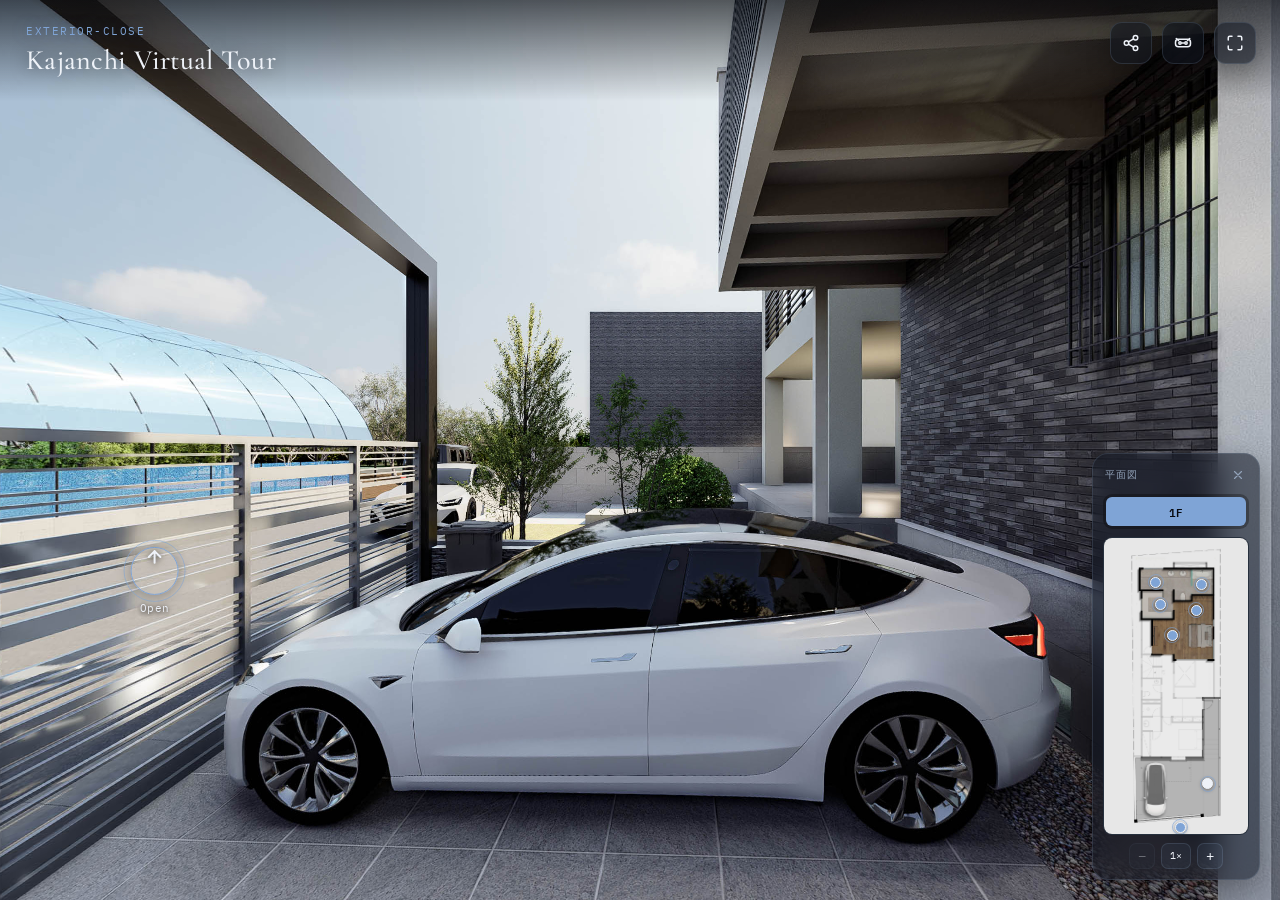
<file: index.html>
<!DOCTYPE html>
<html lang="ja">
<head>
<meta charset="UTF-8" />
<meta name="viewport" content="width=device-width, initial-scale=1, viewport-fit=cover" />
<title>Kajanchi Virtual Tour | Earnest Architects</title>
<meta name="description" content="Kajanchi - 360° バーチャルツアー by Earnest Architects." />

<link rel="icon" href="favicon/favicon.ico" sizes="any">
<link rel="icon" href="favicon/favicon-32x32.png" type="image/png" sizes="32x32">
<link rel="icon" href="favicon/favicon-16x16.png" type="image/png" sizes="16x16">
<link rel="apple-touch-icon" href="favicon/apple-touch-icon.png">
<link rel="manifest" href="site.webmanifest">

<link rel="preconnect" href="https://fonts.googleapis.com">
<link rel="preconnect" href="https://fonts.gstatic.com" crossorigin>
<link href="https://fonts.googleapis.com/css2?family=Cormorant+Garamond:wght@300;400;500&family=IBM+Plex+Mono:wght@400;500&family=Inter:wght@400;500;600&display=swap" rel="stylesheet">

<link rel="stylesheet" href="lib/pannellum.css" />
<link rel="stylesheet" href="css/style.css" />
</head>
<body>

<div id="app">

  <div id="panorama" role="application" aria-label="Panorama 360 derajat, seret untuk melihat sekeliling"></div>

  <div id="loading-screen">
    <div class="brand-reveal">
      <span class="brand-line" aria-hidden="true"></span>
      <img
        class="brand-mark"
        src="brand/earnest-logo-light.png"
        alt="Earnest Architects"
        width="691"
        height="99"
      />
      <span class="brand-line" aria-hidden="true"></span>
    </div>
    <div class="loading-progress">
      <div class="loading-ring" aria-hidden="true"></div>
      <p id="loading-text">パノラマを読み込み中…</p>
    </div>
  </div>

  <header class="hud-top">
    <p class="eyebrow" id="scene-title">診察室</p>
    <h1 id="project-title">Kajanchi Virtual Tour</h1>
  </header>

  <div class="top-controls">
    <button id="share-btn" class="control-btn" aria-label="リンクをシェア" title="シェア">
      <svg viewBox="0 0 24 24" fill="none" stroke="currentColor" stroke-width="2" stroke-linecap="round" stroke-linejoin="round">
        <circle cx="18" cy="5" r="3"/>
        <circle cx="6" cy="12" r="3"/>
        <circle cx="18" cy="19" r="3"/>
        <line x1="8.6" y1="10.6" x2="15.4" y2="6.4"/>
        <line x1="8.6" y1="13.4" x2="15.4" y2="17.6"/>
      </svg>
    </button>
    <button id="vr-btn" class="control-btn" aria-label="VRで見る" title="VRで見る">
      <svg viewBox="0 0 24 24" fill="none" stroke="currentColor" stroke-width="2" stroke-linecap="round" stroke-linejoin="round">
        <rect x="2" y="7" width="20" height="10" rx="4"/>
        <circle cx="8" cy="12" r="1.6"/>
        <circle cx="16" cy="12" r="1.6"/>
        <path d="M10.4 12h3.2"/>
        <path d="M6 8.5 3 6"/>
        <path d="M18 8.5 21 6"/>
      </svg>
    </button>
    <button id="fullscreen-btn" class="control-btn" aria-label="全画面" title="全画面">
      <svg viewBox="0 0 24 24" fill="none" stroke="currentColor" stroke-width="2" stroke-linecap="round" stroke-linejoin="round">
        <path d="M8 3H5a2 2 0 0 0-2 2v3M16 3h3a2 2 0 0 1 2 2v3M21 16v3a2 2 0 0 1-2 2h-3M8 21H5a2 2 0 0 1-2-2v-3"/>
      </svg>
    </button>
  </div>

  <div id="toast" class="toast" role="status" aria-live="polite"></div>

  <!-- ============ Floorplan (bottom-right) ============ -->
  <div class="nav-panel">
    <div class="floorplan-panel" id="floorplan-panel">
      <div class="floorplan-header">
        <p class="floorplan-title">平面図</p>
        <button id="floorplan-hide-btn" class="icon-btn" aria-label="平面図を隠す" title="平面図を隠す">
          <svg viewBox="0 0 24 24" fill="none" stroke="currentColor" stroke-width="2" stroke-linecap="round" stroke-linejoin="round">
            <path d="M18 6L6 18M6 6l12 12"/>
          </svg>
        </button>
      </div>

      <div class="floor-tabs" id="floor-tabs" role="tablist" aria-label="階を選択"></div>

      <div class="floorplan-viewport" id="floorplan-viewport">
        <div class="floorplan-canvas" id="floorplan-canvas">
          <img id="floorplan-img" src="assets/floorplan.jpg" alt="1階の平面図と視点" draggable="false" />
          <!-- viewpoint dots diinjeksikan oleh js/floorplan.js -->
        </div>
      </div>

      <div class="floorplan-zoom-controls">
        <button type="button" id="zoom-out-btn" class="zoom-btn" aria-label="縮小" title="縮小">−</button>
        <button type="button" id="zoom-reset-btn" class="zoom-btn zoom-reset" aria-label="ズームをリセット" title="リセット">1×</button>
        <button type="button" id="zoom-in-btn" class="zoom-btn" aria-label="拡大" title="拡大">+</button>
      </div>
    </div>

    <button id="floorplan-show-btn" class="icon-btn floorplan-show-btn" aria-label="平面図を表示" title="平面図を表示">
      <svg viewBox="0 0 24 24" fill="none" stroke="currentColor" stroke-width="2" stroke-linecap="round" stroke-linejoin="round">
        <rect x="3" y="3" width="18" height="18" rx="2"/>
        <path d="M9 3v18M3 9h6"/>
      </svg>
    </button>
  </div>

</div>

<script src="lib/pannellum.js"></script>

<!--
  Semua modul di bawah ini adalah ES Module (type="module"), jadi
  urutan tag TIDAK memengaruhi urutan eksekusi internalnya — setiap
  modul mengimpor dependensinya sendiri lewat "import" di dalam file
  js/*.js, dan browser otomatis memuatnya dengan urutan yang benar.

  Konten tur (lantai, denah, gambar 360, pitch point) ada semuanya
  di js/content.js — file itu satu-satunya yang perlu diedit untuk
  menambah/mengubah konten tur.
-->
<script type="module" src="js/viewer.js"></script>
<script type="module" src="js/floorplan.js"></script>
</body>
</html>
</file>
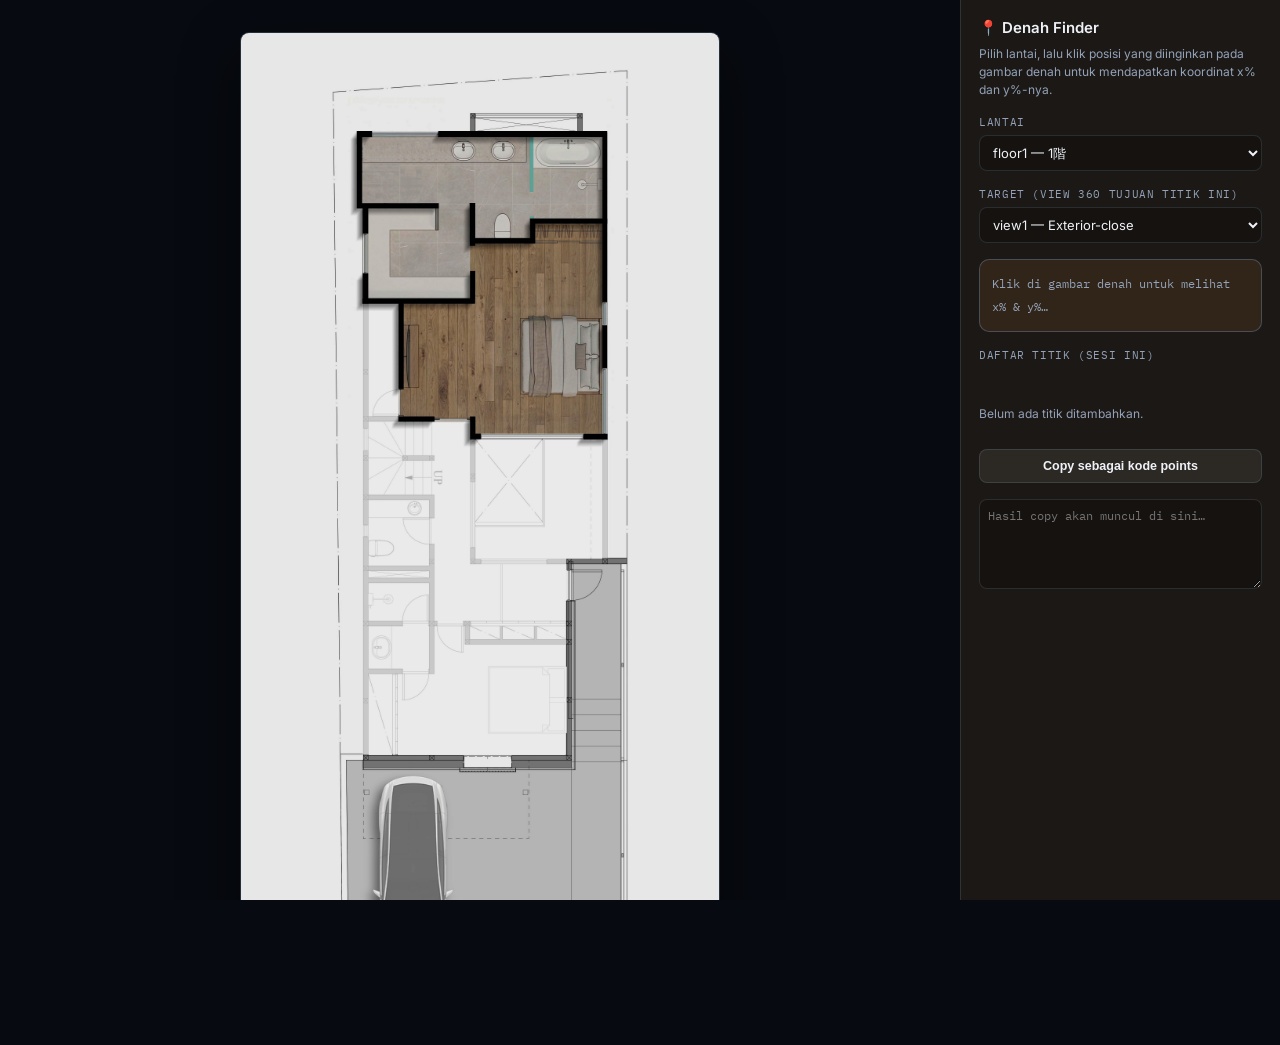
<file: denah-finder.html>
<!DOCTYPE html>
<html lang="ja">
<head>
<meta charset="UTF-8" />
<meta name="viewport" content="width=device-width, initial-scale=1" />
<title>Denah Finder — cari koordinat titik pada denah (%)</title>

<link rel="icon" href="favicon/favicon.ico" sizes="any">
<link rel="icon" href="favicon/favicon-32x32.png" type="image/png" sizes="32x32">
<link rel="icon" href="favicon/favicon-16x16.png" type="image/png" sizes="16x16">
<link rel="apple-touch-icon" href="favicon/apple-touch-icon.png">

<link rel="preconnect" href="https://fonts.googleapis.com">
<link rel="preconnect" href="https://fonts.gstatic.com" crossorigin>
<link href="https://fonts.googleapis.com/css2?family=IBM+Plex+Mono:wght@400;500&family=Inter:wght@400;500;600&display=swap" rel="stylesheet">

<link rel="stylesheet" href="css/style.css" />
<link rel="stylesheet" href="css/denah-finder.css" />
</head>
<body>

<div id="finder-app">

  <div id="denah-area">
    <div class="floorplan-viewport" id="denah-viewport">
      <div class="floorplan-canvas" id="denah-canvas">
        <img id="denah-img" src="" alt="Gambar denah" draggable="false" />
        <!-- titik yang sudah/sedang diambil diinjeksikan oleh js/denah-finder.js -->
      </div>
    </div>
  </div>

  <div id="sidebar">
    <p class="finder-title">📍 Denah Finder</p>
    <p class="finder-hint">
      Pilih lantai, lalu klik posisi yang diinginkan pada gambar denah
      untuk mendapatkan koordinat x% dan y%-nya.
    </p>

    <div class="finder-field">
      <label for="floor-select">Lantai</label>
      <select id="floor-select" class="finder-select"></select>
    </div>

    <div class="finder-field">
      <label for="target-select">Target (view 360 tujuan titik ini)</label>
      <select id="target-select" class="finder-select"></select>
    </div>

    <div id="coord-display">
      <span class="placeholder">Klik di gambar denah untuk melihat x% &amp; y%…</span>
    </div>

    <div class="point-list-header">
      <p>Daftar titik (sesi ini)</p>
    </div>
    <div id="point-list"></div>
    <p class="point-empty" id="point-empty">Belum ada titik ditambahkan.</p>

    <button type="button" id="copy-all-btn">Copy sebagai kode points</button>
    <textarea id="snippet-output" readonly placeholder="Hasil copy akan muncul di sini…"></textarea>
  </div>

</div>

<script type="module" src="js/denah-finder.js"></script>
</body>
</html>
</file>
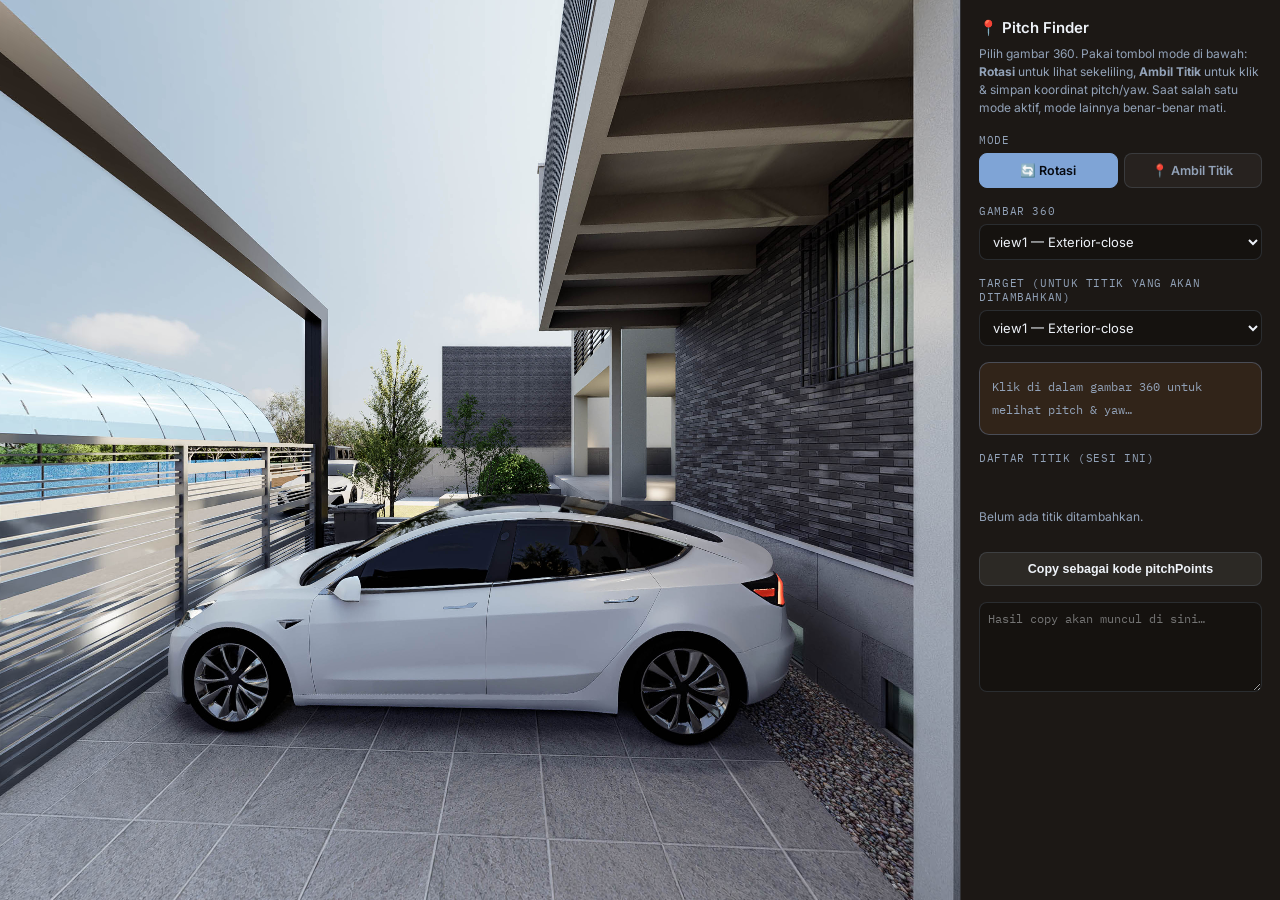
<file: pitch-finder.html>
<!DOCTYPE html>
<html lang="ja">
<head>
<meta charset="UTF-8" />
<meta name="viewport" content="width=device-width, initial-scale=1" />
<title>Pitch Finder — cari koordinat pitch/yaw</title>

<link rel="icon" href="favicon/favicon.ico" sizes="any">
<link rel="icon" href="favicon/favicon-32x32.png" type="image/png" sizes="32x32">
<link rel="icon" href="favicon/favicon-16x16.png" type="image/png" sizes="16x16">
<link rel="apple-touch-icon" href="favicon/apple-touch-icon.png">

<link rel="preconnect" href="https://fonts.googleapis.com">
<link rel="preconnect" href="https://fonts.gstatic.com" crossorigin>
<link href="https://fonts.googleapis.com/css2?family=IBM+Plex+Mono:wght@400;500&family=Inter:wght@400;500;600&display=swap" rel="stylesheet">

<link rel="stylesheet" href="lib/pannellum.css" />
<link rel="stylesheet" href="css/style.css" />
<link rel="stylesheet" href="css/pitch-finder.css" />
</head>
<body>

<div id="finder-app">

  <div id="panorama"></div>

  <div id="sidebar">
    <p class="finder-title">📍 Pitch Finder</p>
    <p class="finder-hint">
      Pilih gambar 360. Pakai tombol mode di bawah: <b>Rotasi</b> untuk
      lihat sekeliling, <b>Ambil Titik</b> untuk klik & simpan koordinat
      pitch/yaw. Saat salah satu mode aktif, mode lainnya benar-benar mati.
    </p>

    <div class="finder-field">
      <label>Mode</label>
      <div class="mode-toggle" role="group" aria-label="Mode interaksi panorama">
        <button type="button" id="mode-rotate-btn" class="mode-btn" aria-pressed="false">🔄 Rotasi</button>
        <button type="button" id="mode-point-btn" class="mode-btn" aria-pressed="false">📍 Ambil Titik</button>
      </div>
    </div>

    <div class="finder-field">
      <label for="view-select">Gambar 360</label>
      <select id="view-select" class="finder-select"></select>
    </div>

    <div class="finder-field">
      <label for="target-select">Target (untuk titik yang akan ditambahkan)</label>
      <select id="target-select" class="finder-select"></select>
    </div>

    <div id="coord-display">
      <span class="placeholder">Klik di dalam gambar 360 untuk melihat pitch &amp; yaw…</span>
    </div>

    <div class="point-list-header">
      <p>Daftar titik (sesi ini)</p>
    </div>
    <div id="point-list"></div>
    <p class="point-empty" id="point-empty">Belum ada titik ditambahkan.</p>

    <button type="button" id="copy-all-btn">Copy sebagai kode pitchPoints</button>
    <textarea id="snippet-output" readonly placeholder="Hasil copy akan muncul di sini…"></textarea>
  </div>

</div>

<script src="lib/pannellum.js"></script>
<script type="module" src="js/pitch-finder.js"></script>
</body>
</html>
</file>
<file: lib/pannellum.css>
/* Pannellum 2.5.7, https://github.com/mpetroff/pannellum */
.pnlm-container{margin:0;padding:0;overflow:hidden;position:relative;cursor:default;width:100%;height:100%;font-family:Helvetica,"Nimbus Sans L","Liberation Sans",Arial,sans-serif;background:#f4f4f4 url('data:image/svg+xml,%3Csvg%20xmlns%3D%22http%3A%2F%2Fwww.w3.org%2F2000%2Fsvg%22%20width%3D%2267%22%20height%3D%22100%22%20viewBox%3D%220%200%2067%20100%22%3E%0A%3Cpath%20stroke%3D%22%23ccc%22%20fill%3D%22none%22%20d%3D%22M33.5%2C50%2C0%2C63%2C33.5%2C75%2C67%2C63%2C33.5%2C50m-33.5-50%2C67%2C25m-0.5%2C0%2C0%2C75m-66.5-75%2C67-25m-33.5%2C75%2C0%2C25m0-100%2C0%2C50%22%2F%3E%0A%3C%2Fsvg%3E%0A') repeat;-webkit-user-select:none;-khtml-user-select:none;-moz-user-select:none;-o-user-select:none;-ms-user-select:none;user-select:none;outline:0;line-height:1.4;contain:content}.pnlm-container *{box-sizing:content-box}.pnlm-ui{position:absolute;width:100%;height:100%;z-index:1}.pnlm-grab{cursor:grab;cursor:url('data:image/svg+xml,%3Csvg%20xmlns%3D%22http%3A%2F%2Fwww.w3.org%2F2000%2Fsvg%22%20height%3D%2226%22%20width%3D%2226%22%3E%0A%3Cpath%20stroke%3D%22%23000%22%20stroke-width%3D%221px%22%20fill%3D%22%23fff%22%20d%3D%22m15.3%2020.5s6.38-6.73%204.64-8.24-3.47%201.01-3.47%201.01%203.61-5.72%201.41-6.49c-2.2-0.769-3.33%204.36-3.33%204.36s0.873-5.76-1.06-5.76-1.58%205.39-1.58%205.39-0.574-4.59-2.18-4.12c-1.61%200.468-0.572%205.51-0.572%205.51s-1.58-4.89-2.93-3.79c-1.35%201.11%200.258%205.25%200.572%206.62%200.836%202.43%202.03%202.94%202.17%205.55%22%2F%3E%0A%3C%2Fsvg%3E%0A') 12 8,default}.pnlm-grabbing{cursor:grabbing;cursor:url('data:image/svg+xml,%3Csvg%20xmlns%3D%22http%3A%2F%2Fwww.w3.org%2F2000%2Fsvg%22%20height%3D%2226%22%20width%3D%2226%22%3E%0A%3Cpath%20stroke%3D%22%23000%22%20stroke-width%3D%221px%22%20fill%3D%22%23fff%22%20d%3D%22m15.3%2020.5s5.07-5.29%203.77-6.74c-1.31-1.45-2.53%200.14-2.53%200.14s2.74-3.29%200.535-4.06c-2.2-0.769-2.52%201.3-2.52%201.3s0.81-2.13-1.12-2.13-1.52%201.77-1.52%201.77-0.261-1.59-1.87-1.12c-1.61%200.468-0.874%202.17-0.874%202.17s-0.651-1.55-2-0.445c-1.35%201.11-0.68%202.25-0.365%203.62%200.836%202.43%202.03%202.94%202.17%205.55%22%2F%3E%0A%3C%2Fsvg%3E%0A') 12 8,default}.pnlm-sprite{background-image:url('data:image/svg+xml,%3Csvg%20xmlns%3D%22http%3A%2F%2Fwww.w3.org%2F2000%2Fsvg%22%20width%3D%2226%22%20height%3D%22208%22%3E%0A%3Ccircle%20fill-opacity%3D%22.78%22%20cy%3D%22117%22%20cx%3D%2213%22%20r%3D%2211%22%20fill%3D%22%23fff%22%2F%3E%0A%3Ccircle%20fill-opacity%3D%22.78%22%20cy%3D%22143%22%20cx%3D%2213%22%20r%3D%2211%22%20fill%3D%22%23fff%22%2F%3E%0A%3Ccircle%20cy%3D%22169%22%20cx%3D%2213%22%20r%3D%227%22%20fill%3D%22none%22%20stroke%3D%22%23000%22%20stroke-width%3D%222%22%2F%3E%0A%3Ccircle%20cy%3D%22195%22%20cx%3D%2213%22%20r%3D%227%22%20fill%3D%22none%22%20stroke%3D%22%23000%22%20stroke-width%3D%222%22%2F%3E%0A%3Ccircle%20cx%3D%2213%22%20cy%3D%22195%22%20r%3D%222.5%22%2F%3E%0A%3Cpath%20d%3D%22m5%2083v6h2v-4h4v-2zm10%200v2h4v4h2v-6zm-5%205v6h6v-6zm-5%205v6h6v-2h-4v-4zm14%200v4h-4v2h6v-6z%22%2F%3E%0A%3Cpath%20d%3D%22m13%20110a7%207%200%200%200%20-7%207%207%207%200%200%200%207%207%207%207%200%200%200%207%20-7%207%207%200%200%200%20-7%20-7zm-1%203h2v2h-2zm0%203h2v5h-2z%22%2F%3E%0A%3Cpath%20d%3D%22m5%2057v6h2v-4h4v-2zm10%200v2h4v4h2v-6zm-10%2010v6h6v-2h-4v-4zm14%200v4h-4v2h6v-6z%22%2F%3E%0A%3Cpath%20d%3D%22m17%2038v2h-8v-2z%22%2F%3E%0A%3Cpath%20d%3D%22m12%209v3h-3v2h3v3h2v-3h3v-2h-3v-3z%22%2F%3E%0A%3Cpath%20d%3D%22m13%20136-6.125%206.125h4.375v7.875h3.5v-7.875h4.375z%22%2F%3E%0A%3Cpath%20d%3D%22m10.428%20173.33v-5.77l5-2.89v5.77zm1-1.73%203-1.73-3.001-1.74z%22%2F%3E%0A%3C%2Fsvg%3E%0A')}.pnlm-container:-moz-full-screen{height:100%!important;width:100%!important;position:static!important}.pnlm-container:-webkit-full-screen{height:100%!important;width:100%!important;position:static!important}.pnlm-container:-ms-fullscreen{height:100%!important;width:100%!important;position:static!important}.pnlm-container:fullscreen{height:100%!important;width:100%!important;position:static!important}.pnlm-render-container{cursor:inherit;position:absolute;height:100%;width:100%}.pnlm-controls{margin-top:4px;background-color:#fff;border:1px solid #999;border-color:rgba(0,0,0,0.4);border-radius:3px;cursor:pointer;z-index:2;-webkit-transform:translateZ(9999px);transform:translateZ(9999px)}.pnlm-control:hover{background-color:#f8f8f8}.pnlm-controls-container{position:absolute;top:0;left:4px;z-index:1}.pnlm-zoom-controls{width:26px;height:52px}.pnlm-zoom-in{width:100%;height:50%;position:absolute;top:0;border-radius:3px 3px 0 0}.pnlm-zoom-out{width:100%;height:50%;position:absolute;bottom:0;background-position:0 -26px;border-top:1px solid #ddd;border-top-color:rgba(0,0,0,0.10);border-radius:0 0 3px 3px}.pnlm-fullscreen-toggle-button,.pnlm-orientation-button,.pnlm-hot-spot-debug-indicator{width:26px;height:26px}.pnlm-hot-spot-debug-indicator{position:absolute;top:50%;left:50%;width:26px;height:26px;margin:-13px 0 0 -13px;background-color:rgba(255,255,255,0.5);border-radius:13px;display:none}.pnlm-orientation-button-inactive{background-position:0 -156px}.pnlm-orientation-button-active{background-position:0 -182px}.pnlm-fullscreen-toggle-button-inactive{background-position:0 -52px}.pnlm-fullscreen-toggle-button-active{background-position:0 -78px}.pnlm-panorama-info{position:absolute;bottom:4px;background-color:rgba(0,0,0,0.7);border-radius:0 3px 3px 0;padding-right:10px;color:#fff;text-align:left;display:none;z-index:2;-webkit-transform:translateZ(9999px);transform:translateZ(9999px)}.pnlm-title-box{position:relative;font-size:20px;display:table;padding-left:5px;margin-bottom:3px}.pnlm-author-box{position:relative;font-size:12px;display:table;padding-left:5px}.pnlm-load-box{position:absolute;top:50%;left:50%;width:200px;height:150px;margin:-75px 0 0 -100px;background-color:rgba(0,0,0,0.7);border-radius:3px;text-align:center;font-size:20px;display:none;color:#fff}.pnlm-load-box p{margin:20px 0}.pnlm-lbox{position:absolute;top:50%;left:50%;width:20px;height:20px;margin:-10px 0 0 -10px;display:none}.pnlm-loading{animation-duration:1.5s;-webkit-animation-duration:1.5s;animation-name:pnlm-mv;-webkit-animation-name:pnlm-mv;animation-iteration-count:infinite;-webkit-animation-iteration-count:infinite;animation-timing-function:linear;-webkit-animation-timing-function:linear;height:10px;width:10px;background-color:#fff;position:relative}@keyframes pnlm-mv{from{left:0;top:0}25%{left:10px;top:0}50%{left:10px;top:10px}75%{left:0;top:10px}to{left:0;top:0}}@-webkit-keyframes pnlm-mv{from{left:0;top:0}25%{left:10px;top:0}50%{left:10px;top:10px}75%{left:0;top:10px}to{left:0;top:0}}.pnlm-load-button{position:absolute;top:50%;left:50%;width:200px;height:100px;margin:-50px 0 0 -100px;background-color:rgba(0,0,0,.7);border-radius:3px;text-align:center;font-size:20px;display:table;color:#fff;cursor:pointer}.pnlm-load-button:hover{background-color:rgba(0,0,0,.8)}.pnlm-load-button p{display:table-cell;vertical-align:middle}.pnlm-info-box{font-size:15px;position:absolute;top:50%;left:50%;width:200px;height:150px;margin:-75px 0 0 -100px;background-color:#000;border-radius:3px;display:table;text-align:center;color:#fff;table-layout:fixed}.pnlm-info-box a,.pnlm-author-box a{color:#fff;word-wrap:break-word;overflow-wrap:break-word}.pnlm-info-box p{display:table-cell;vertical-align:middle;padding:0 5px 0 5px}.pnlm-error-msg{display:none}.pnlm-about-msg{font-size:11px;line-height:11px;color:#fff;padding:5px 8px 5px 8px;background:rgba(0,0,0,0.7);border-radius:3px;position:absolute;top:50px;left:50px;display:none;opacity:0;-moz-transition:opacity .3s ease-in-out;-webkit-transition:opacity .3s ease-in-out;-o-transition:opacity .3s ease-in-out;-ms-transition:opacity .3s ease-in-out;transition:opacity .3s ease-in-out;z-index:1}.pnlm-about-msg a:link,.pnlm-about-msg a:visited{color:#fff}.pnlm-about-msg a:hover,.pnlm-about-msg a:active{color:#eee}.pnlm-hotspot-base{position:absolute;visibility:hidden;cursor:default;vertical-align:middle;top:0;z-index:1}.pnlm-hotspot{height:26px;width:26px;border-radius:13px}.pnlm-hotspot:hover{background-color:rgba(255,255,255,0.2)}.pnlm-hotspot.pnlm-info{background-position:0 -104px}.pnlm-hotspot.pnlm-scene{background-position:0 -130px}div.pnlm-tooltip span{visibility:hidden;position:absolute;border-radius:3px;background-color:rgba(0,0,0,0.7);color:#fff;text-align:center;max-width:200px;padding:5px 10px;margin-left:-220px;cursor:default}div.pnlm-tooltip:hover span{visibility:visible}div.pnlm-tooltip:hover span:after{content:'';position:absolute;width:0;height:0;border-width:10px;border-style:solid;border-color:rgba(0,0,0,0.7) transparent transparent transparent;bottom:-20px;left:-10px;margin:0 50%}.pnlm-compass{position:absolute;width:50px;height:50px;right:4px;bottom:4px;border-radius:25px;background-image:url('data:image/svg+xml,%3Csvg%20xmlns%3D%22http%3A%2F%2Fwww.w3.org%2F2000%2Fsvg%22%20height%3D%2250%22%20width%3D%2250%22%3E%0A%3Cpath%20d%3D%22m24.5078%206-3.2578%2018h7.5l-3.25781-18h-0.984376zm-3.2578%2020%203.2578%2018h0.9844l3.2578-18h-7.5zm1.19531%200.9941h5.10938l-2.5547%2014.1075-2.5547-14.1075z%22%2F%3E%0A%3C%2Fsvg%3E%0A');cursor:default;display:none}.pnlm-world{position:absolute;left:50%;top:50%}.pnlm-face{position:absolute;-webkit-transform-origin:0 0;transform-origin:0 0}.pnlm-dragfix,.pnlm-preview-img{position:absolute;height:100%;width:100%}.pnlm-preview-img{background-size:cover;background-position:center}.pnlm-lbar{width:150px;margin:0 auto;border:#fff 1px solid;height:6px}.pnlm-lbar-fill{background:#fff;height:100%;width:0}.pnlm-lmsg{font-size:12px}.pnlm-fade-img{position:absolute;top:0;left:0}.pnlm-pointer{cursor:pointer}
</file>
<file: css/style.css>
:root {
  /* ---------- Dark & faded-blue palette ---------- */
  --ink: #070a10;
  --ink-2: #0b0f18;
  --ink-soft: rgba(222, 232, 245, 0.62);
  --panel: rgba(15, 21, 32, 0.55);
  --panel-strong: rgba(13, 18, 28, 0.82);
  --panel-border: rgba(158, 186, 219, 0.16);
  --paper: #eef2f8;
  --paper-dim: #92a2b8;
  --accent: #7fa4d6;
  --accent-soft: rgba(127, 164, 214, 0.32);
  --accent-dim: rgba(127, 164, 214, 0.12);
  --accent-glow: rgba(127, 164, 214, 0.55);

  /* Alias kompatibilitas mundur — dipakai oleh css/pitch-finder.css
     & css/denah-finder.css (halaman bantu internal), supaya keduanya
     tetap konsisten tanpa perlu diedit ulang. */
  --clay: var(--accent);
  --clay-soft: var(--accent-soft);
  --teal: var(--accent);

  --font-ui: "Inter", system-ui, sans-serif;
  --font-mono: "IBM Plex Mono", ui-monospace, monospace;
  --font-brand: "Cormorant Garamond", "Times New Roman", serif;
}

* { box-sizing: border-box; }

html, body {
  margin: 0;
  padding: 0;
  width: 100%;
  height: 100%;
  background: var(--ink);
  overflow: hidden;
  font-family: var(--font-ui);
  color: var(--paper);
}

#app {
  position: relative;
  width: 100vw;
  height: 100dvh;
  background:
    radial-gradient(ellipse 120% 80% at 50% -10%, rgba(127, 164, 214, 0.10), transparent 60%),
    var(--ink);
}

#panorama {
  position: absolute;
  inset: 0;
  width: 100%;
  height: 100%;
}

/* ============================================================
   Loading screen — brand reveal + progress
============================================================ */

#loading-screen {
  position: absolute;
  inset: 0;
  z-index: 50;
  display: flex;
  flex-direction: column;
  align-items: center;
  justify-content: center;
  gap: 40px;
  background:
    radial-gradient(ellipse 90% 60% at 50% 40%, rgba(127, 164, 214, 0.08), transparent 65%),
    var(--ink);
  transition: opacity 0.7s cubic-bezier(0.22, 1, 0.36, 1), visibility 0.7s;
}
#loading-screen.hidden {
  opacity: 0;
  visibility: hidden;
  pointer-events: none;
}

/* ---- Brand reveal ("Earnest Architects") ---- */

.brand-reveal {
  display: flex;
  flex-direction: column;
  align-items: center;
  gap: 18px;
}

.brand-line {
  display: block;
  width: 0;
  height: 1px;
  background: linear-gradient(90deg, transparent, var(--accent), transparent);
  opacity: 0;
  animation: brand-line-draw 1.1s cubic-bezier(0.22, 1, 0.36, 1) 0.15s forwards;
}

@keyframes brand-line-draw {
  0%   { width: 0;    opacity: 0; }
  40%  { opacity: 0.9; }
  100% { width: 220px; opacity: 0.55; }
}

/* Soft ambient glow blob sitting behind the logo mark */
.brand-reveal {
  position: relative;
}
.brand-reveal::before {
  content: "";
  position: absolute;
  inset: -20px -40px;
  z-index: 0;
  background: radial-gradient(closest-side, rgba(127, 164, 214, 0.30), transparent 72%);
  filter: blur(10px);
  opacity: 0;
  animation: brand-glow 2.8s ease-in-out 1.25s infinite;
}

@keyframes brand-glow {
  0%, 100% { opacity: 0.25; }
  50%      { opacity: 0.65; }
}

.brand-mark {
  position: relative;
  z-index: 1;
  display: block;
  width: clamp(220px, 42vw, 440px);
  height: auto;
  opacity: 0;
  transform: translateY(12px) scale(0.97);
  animation: brand-mark-in 0.9s cubic-bezier(0.22, 1, 0.36, 1) 0.2s forwards;
}

@keyframes brand-mark-in {
  to { opacity: 1; transform: translateY(0) scale(1); }
}

/* ---- Progress (fades in after brand settles) ---- */

.loading-progress {
  display: flex;
  flex-direction: column;
  align-items: center;
  gap: 14px;
  opacity: 0;
  animation: fade-up 0.7s ease 1.35s forwards;
}

@keyframes fade-up {
  from { opacity: 0; transform: translateY(6px); }
  to   { opacity: 1; transform: translateY(0); }
}

#loading-text {
  margin: 0;
  font-family: var(--font-mono);
  font-size: 11px;
  letter-spacing: 0.12em;
  text-transform: uppercase;
  color: var(--paper-dim);
}

.loading-ring {
  width: 30px;
  height: 30px;
  border-radius: 50%;
  border: 1.5px solid rgba(127, 164, 214, 0.18);
  border-top-color: var(--accent);
  box-shadow: 0 0 16px 0 rgba(127, 164, 214, 0.25);
  animation: spin 0.9s linear infinite;
}
@keyframes spin { to { transform: rotate(360deg); } }

/* ---------- Top HUD ---------- */

.hud-top {
  position: absolute;
  top: 0;
  left: 0;
  z-index: 10;
  padding: 24px 26px;
  pointer-events: none;
  background: linear-gradient(to bottom, rgba(4, 7, 12, 0.65), transparent);
  width: 100%;
}
.eyebrow {
  margin: 0 0 5px;
  font-family: var(--font-mono);
  font-size: 11px;
  letter-spacing: 0.14em;
  text-transform: uppercase;
  color: var(--accent);
  text-shadow: 0 0 18px rgba(127, 164, 214, 0.35);
}
.hud-top h1 {
  margin: 0;
  font-family: var(--font-brand);
  font-weight: 500;
  font-size: clamp(20px, 3.4vw, 28px);
  letter-spacing: 0.01em;
  color: var(--paper);
  text-shadow: 0 1px 16px rgba(0,0,0,0.5);
}

/* ---------- Top-right controls (share + fullscreen) ---------- */

.top-controls {
  position: absolute;
  top: 22px;
  right: 24px;
  z-index: 20;
  display: flex;
  align-items: center;
  gap: 10px;
}

.control-btn {
  width: 42px;
  height: 42px;
  display: grid;
  place-items: center;
  border-radius: 12px;
  border: 1px solid var(--panel-border);
  background: var(--panel);
  backdrop-filter: blur(14px) saturate(140%);
  -webkit-backdrop-filter: blur(14px) saturate(140%);
  box-shadow: 0 8px 24px rgba(0,0,0,0.28);
  color: var(--paper);
  cursor: pointer;
  transition: border-color 0.2s ease, transform 0.2s ease, background 0.2s ease, box-shadow 0.2s ease;
}
.control-btn svg { width: 18px; height: 18px; }
.control-btn:hover {
  border-color: var(--accent-soft);
  background: var(--panel-strong);
  box-shadow: 0 8px 24px rgba(0,0,0,0.28), 0 0 0 1px var(--accent-dim);
}
.control-btn:active { transform: scale(0.94); }
.control-btn:focus-visible {
  outline: 2px solid var(--accent);
  outline-offset: 2px;
}
.control-btn.is-active {
  border-color: var(--accent-soft);
  color: var(--accent);
}

/* ---------- Toast (share feedback) ---------- */

.toast {
  position: absolute;
  left: 50%;
  bottom: 28px;
  z-index: 60;
  transform: translate(-50%, 14px);
  padding: 11px 20px;
  border-radius: 999px;
  background: var(--panel-strong);
  border: 1px solid var(--accent-soft);
  backdrop-filter: blur(16px) saturate(140%);
  -webkit-backdrop-filter: blur(16px) saturate(140%);
  box-shadow: 0 12px 32px rgba(0,0,0,0.35), 0 0 0 1px var(--accent-dim);
  color: var(--paper);
  font-family: var(--font-ui);
  font-size: 13px;
  letter-spacing: 0.01em;
  white-space: nowrap;
  opacity: 0;
  pointer-events: none;
  transition: opacity 0.35s ease, transform 0.35s cubic-bezier(0.22, 1, 0.36, 1);
}
.toast.visible {
  opacity: 1;
  transform: translate(-50%, 0);
}
.toast::before {
  content: "";
  display: inline-block;
  width: 6px;
  height: 6px;
  margin-right: 9px;
  border-radius: 50%;
  background: var(--accent);
  box-shadow: 0 0 10px 2px var(--accent-glow);
  vertical-align: middle;
}

/* ---------- Bottom-right nav panel (floorplan) ---------- */

.nav-panel {
  position: absolute;
  right: 20px;
  bottom: 20px;
  z-index: 20;
  display: flex;
  flex-direction: column;
  align-items: flex-end;
  gap: 12px;
}

/* Floorplan panel */

.floorplan-panel {
  width: 168px;
  padding: 10px;
  border-radius: 16px;
  background: var(--panel);
  border: 1px solid var(--panel-border);
  backdrop-filter: blur(14px) saturate(140%);
  -webkit-backdrop-filter: blur(14px) saturate(140%);
  box-shadow: 0 10px 32px rgba(0,0,0,0.38);
}
.floorplan-header {
  display: flex;
  align-items: center;
  justify-content: space-between;
  margin: 0 0 8px 0;
}
.floorplan-title {
  margin: 0;
  margin-left: 2px;
  font-family: var(--font-mono);
  font-size: 10px;
  letter-spacing: 0.1em;
  text-transform: uppercase;
  color: var(--paper-dim);
}
.icon-btn {
  display: grid;
  place-items: center;
  width: 22px;
  height: 22px;
  padding: 0;
  border: none;
  border-radius: 6px;
  background: transparent;
  color: var(--paper-dim);
  cursor: pointer;
  transition: background 0.15s ease, color 0.15s ease;
}
.icon-btn svg { width: 14px; height: 14px; }
.icon-btn:hover {
  background: var(--accent-dim);
  color: var(--paper);
}
.floorplan-show-btn {
  width: 42px;
  height: 42px;
  border-radius: 12px;
  background: var(--panel);
  border: 1px solid var(--panel-border);
  backdrop-filter: blur(14px) saturate(140%);
  -webkit-backdrop-filter: blur(14px) saturate(140%);
  box-shadow: 0 8px 24px rgba(0,0,0,0.28);
  color: var(--paper);
  display: none;
}
.floorplan-show-btn.visible { display: grid; }
.floorplan-show-btn svg { width: 20px; height: 20px; }
.floorplan-panel.hidden { display: none; }

/* Floor tabs (1F / 2F / 3F) */
.floor-tabs {
  display: flex;
  gap: 4px;
  margin: 0 0 8px 0;
  padding: 3px;
  border-radius: 9px;
  background: rgba(0, 0, 0, 0.28);
}
.floor-tab {
  flex: 1;
  padding: 5px 0;
  border: none;
  border-radius: 6px;
  background: transparent;
  color: var(--paper-dim);
  font-family: var(--font-mono);
  font-size: 11px;
  letter-spacing: 0.03em;
  cursor: pointer;
  transition: background 0.18s ease, color 0.18s ease;
}
.floor-tab:hover { color: var(--paper); }
.floor-tab.active {
  background: var(--accent);
  color: var(--ink);
  font-weight: 600;
}

.floorplan-viewport {
  position: relative;
  width: 100%;
  aspect-ratio: 700 / 1431;
  border-radius: 9px;
  overflow: hidden;
  border: 1px solid var(--panel-border);
  background: #10151f;
  touch-action: none;
  cursor: grab;
}
.floorplan-viewport.zoomed { cursor: grab; }
.floorplan-viewport.zoomed:active { cursor: grabbing; }

.floorplan-canvas {
  position: absolute;
  inset: 0;
  transform-origin: center center;
}
.floorplan-canvas.smooth { transition: transform 0.2s ease; }
.floorplan-canvas img {
  display: block;
  width: 100%;
  height: 100%;
  object-fit: cover;
  user-select: none;
  -webkit-user-drag: none;
  pointer-events: none;
  filter: saturate(0.85) brightness(0.92);
}

/* Zoom controls */
.floorplan-zoom-controls {
  display: flex;
  align-items: center;
  justify-content: center;
  gap: 6px;
  margin-top: 8px;
}
.zoom-btn {
  width: 26px;
  height: 26px;
  border-radius: 7px;
  border: 1px solid var(--panel-border);
  background: rgba(127, 164, 214, 0.06);
  color: var(--paper);
  font-family: var(--font-mono);
  font-size: 14px;
  line-height: 1;
  cursor: pointer;
  display: grid;
  place-items: center;
  transition: background 0.15s ease, opacity 0.15s ease;
}
.zoom-btn.zoom-reset { width: auto; padding: 0 8px; font-size: 10px; letter-spacing: 0.03em; }
.zoom-btn:hover:not(:disabled) { background: var(--accent-dim); }
.zoom-btn:disabled { opacity: 0.35; cursor: default; }

.viewpoint-dot {
  position: absolute;
  width: 28px;
  height: 28px;
  margin: -14px 0 0 -14px;
  border-radius: 50%;
  border: none;
  padding: 0;
  cursor: pointer;
  background: transparent;
  display: grid;
  place-items: center;
  touch-action: manipulation;
}
.viewpoint-dot::before {
  content: "";
  width: 9px;
  height: 9px;
  border-radius: 50%;
  background: var(--accent);
  border: 1.5px solid var(--paper);
  box-shadow: 0 1px 4px rgba(0,0,0,0.4);
  transition: transform 0.15s ease;
}
.viewpoint-dot::after {
  content: "";
  position: absolute;
  width: 14px;
  height: 14px;
  border-radius: 50%;
  border: 1.5px solid var(--accent);
  opacity: 0.6;
  animation: pulse 2.2s ease-out infinite;
}
.viewpoint-dot:hover::before { transform: scale(1.15); }
.viewpoint-dot.active::before { background: var(--paper); }
.viewpoint-dot:focus-visible {
  outline: 2px solid var(--accent);
  outline-offset: 3px;
  border-radius: 50%;
}

@keyframes pulse {
  0%   { transform: scale(0.6); opacity: 0.6; }
  100% { transform: scale(1.9); opacity: 0; }
}

@media (prefers-reduced-motion: reduce) {
  .viewpoint-dot::after { animation: none; }
  .loading-ring { animation-duration: 1.6s; }
  .brand-mark { animation: none; opacity: 1; transform: none; }
  .brand-line { animation: none; width: 220px; opacity: 0.55; }
  .brand-reveal::before { animation: none; opacity: 0.35; }
  .loading-progress { animation: none; opacity: 1; transform: none; }
}

/* ---------- Mobile ---------- */

@media (max-width: 560px) {
  .hud-top { padding: 18px 16px; }
  /* Fitur fullscreen dihilangkan di tampilan smartphone (share tetap tampil) */
  #fullscreen-btn { display: none !important; }
  .top-controls { top: 16px; right: 16px; }
  .nav-panel { right: 14px; bottom: 14px; gap: 8px; }
  .floorplan-panel { width: 118px; padding: 8px; }
  .brand-line { animation-name: brand-line-draw-sm; }
  @keyframes brand-line-draw-sm {
    0%   { width: 0;    opacity: 0; }
    40%  { opacity: 0.9; }
    100% { width: 120px; opacity: 0.55; }
  }
  .toast { font-size: 12px; padding: 10px 16px; bottom: 22px; max-width: calc(100vw - 32px); white-space: normal; text-align: center; }
}

/* Hide default pannellum branding/controls we don't want */
.pnlm-load-box, .pnlm-about-msg { display: none !important; }

/* ---------- In-panorama scene navigation arrow ---------- */

.nav-hotspot.pnlm-hotspot-base {
  width: auto;
  height: auto;
}
.nav-hotspot-inner {
  display: flex;
  flex-direction: column;
  align-items: center;
  gap: 6px;
  cursor: pointer;
  transform: translate(-50%, -50%);
}
.nav-hotspot-ring {
  position: relative;
  width: 46px;
  height: 46px;
  border-radius: 50%;
  background: transparent;
  border: 1.5px solid var(--accent);
  display: grid;
  place-items: center;
  box-shadow: 0 2px 14px rgba(0,0,0,0.3);
  transition: transform 0.18s ease, background 0.18s ease, border-color 0.18s ease;
}
.nav-hotspot-ring::after {
  content: "";
  position: absolute;
  inset: -8px;
  border-radius: 50%;
  border: 1.5px solid var(--accent);
  opacity: 0.55;
  animation: pulse 2.4s ease-out infinite;
}
.nav-hotspot-arrow {
  position: absolute;
  width: 20px;
  height: 20px;
  color: var(--paper);
  filter: drop-shadow(0 1px 3px rgba(0,0,0,0.7));
}
.nav-hotspot-inner:hover .nav-hotspot-ring {
  transform: scale(1.08);
  background: rgba(127, 164, 214, 0.22);
  border-color: var(--paper);
}
.nav-hotspot-label {
  font-family: var(--font-mono);
  font-size: 11px;
  letter-spacing: 0.04em;
  color: var(--paper);
  background: transparent;
  padding: 0;
  white-space: nowrap;
  text-shadow: 0 1px 4px rgba(0,0,0,0.85), 0 0 12px rgba(0,0,0,0.5);
}

@media (prefers-reduced-motion: reduce) {
  .nav-hotspot-ring::after { animation: none; }
}
</file>
<file: css/denah-finder.css>
/**
 * Styling khusus untuk denah-finder.html.
 * Memakai ulang class .floorplan-viewport / .floorplan-canvas /
 * .viewpoint-dot dari style.css supaya persentase x/y yang
 * dihasilkan di sini PERSIS SAMA dengan yang dipakai saat tur
 * berjalan (container-nya sama-sama pakai aspect-ratio 700/1431
 * dan gambar object-fit: cover).
 */

html, body {
  margin: 0;
  padding: 0;
  width: 100%;
  height: 100%;
  background: var(--ink);
  overflow: auto;
  font-family: var(--font-ui);
  color: var(--paper);
}

#finder-app {
  min-height: 100dvh;
  display: flex;
  flex-wrap: wrap;
}

/* ---------- Area denah ---------- */

#denah-area {
  flex: 1 1 480px;
  display: flex;
  align-items: center;
  justify-content: center;
  padding: 32px;
}

#denah-viewport {
  width: min(90vw, 480px);
  cursor: crosshair;
  box-shadow: 0 20px 60px rgba(0,0,0,0.45);
}

/* Titik yang sudah ditambahkan ke daftar */
.viewpoint-dot.saved::before { background: var(--teal); }

/* Titik hasil klik terakhir, belum ditambahkan */
.viewpoint-dot.pending::before {
  background: transparent;
  border: 2px solid var(--clay);
}
.viewpoint-dot.pending::after { border-style: dashed; }

/* ---------- Sidebar (dipakai bersama gaya dari pitch-finder.css) ---------- */

#sidebar {
  flex: 0 0 320px;
  min-height: 100dvh;
  overflow-y: auto;
  padding: 18px;
  background: #1c1815;
  border-left: 1px solid var(--panel-border);
  display: flex;
  flex-direction: column;
  gap: 16px;
}

.finder-title { margin: 0; font-size: 15px; font-weight: 600; }
.finder-hint { margin: -8px 0 0; font-size: 12px; line-height: 1.5; color: var(--paper-dim); }

.finder-field label {
  display: block;
  font-family: var(--font-mono);
  font-size: 10.5px;
  letter-spacing: 0.06em;
  text-transform: uppercase;
  color: var(--paper-dim);
  margin-bottom: 6px;
}
.finder-select {
  width: 100%;
  border-radius: 8px;
  border: 1px solid var(--panel-border);
  background: rgba(0, 0, 0, 0.25);
  color: var(--paper);
  font-family: var(--font-ui);
  font-size: 13px;
  padding: 8px 9px;
}

#coord-display {
  padding: 12px;
  border-radius: 10px;
  background: rgba(201, 121, 61, 0.12);
  border: 1px solid var(--clay-soft);
  font-family: var(--font-mono);
  font-size: 13px;
  line-height: 1.8;
}
#coord-display .placeholder { color: var(--paper-dim); font-size: 12px; }
#coord-display button {
  margin-top: 6px;
  width: 100%;
  border: none;
  border-radius: 8px;
  padding: 8px 0;
  background: var(--clay);
  color: var(--ink);
  font-weight: 600;
  font-size: 12.5px;
  cursor: pointer;
}
#coord-display button:hover { opacity: 0.9; }

.point-list-header { display: flex; align-items: center; justify-content: space-between; }
.point-list-header p {
  margin: 0;
  font-family: var(--font-mono);
  font-size: 10.5px;
  letter-spacing: 0.06em;
  text-transform: uppercase;
  color: var(--paper-dim);
}

#point-list { display: flex; flex-direction: column; gap: 6px; }
.point-row {
  display: flex;
  align-items: center;
  gap: 6px;
  padding: 7px 8px;
  border-radius: 8px;
  background: rgba(242, 237, 230, 0.05);
  border: 1px solid rgba(242, 237, 230, 0.08);
}
.point-coord {
  flex: 0 0 auto;
  font-family: var(--font-mono);
  font-size: 10.5px;
  color: var(--paper-dim);
  white-space: nowrap;
}
.point-label-input {
  flex: 1 1 auto;
  min-width: 0;
  border: 1px solid var(--panel-border);
  border-radius: 6px;
  background: rgba(0, 0, 0, 0.2);
  color: var(--paper);
  font-size: 11.5px;
  padding: 4px 6px;
}
.point-remove-btn {
  flex: 0 0 auto;
  border: none;
  background: transparent;
  color: var(--paper-dim);
  cursor: pointer;
  font-size: 13px;
  padding: 2px 4px;
}
.point-remove-btn:hover { color: #f0b3a3; }

.point-empty { font-size: 12px; color: var(--paper-dim); }

#copy-all-btn {
  width: 100%;
  border: 1px solid var(--panel-border);
  border-radius: 8px;
  padding: 9px 0;
  background: rgba(242, 237, 230, 0.08);
  color: var(--paper);
  font-weight: 600;
  font-size: 12.5px;
  cursor: pointer;
}
#copy-all-btn:hover { background: rgba(242, 237, 230, 0.14); }

#snippet-output {
  width: 100%;
  min-height: 90px;
  resize: vertical;
  border-radius: 8px;
  border: 1px solid var(--panel-border);
  background: rgba(0, 0, 0, 0.25);
  color: var(--paper);
  font-family: var(--font-mono);
  font-size: 11.5px;
  padding: 8px;
}

@media (max-width: 720px) {
  #sidebar { border-left: none; border-top: 1px solid var(--panel-border); min-height: auto; }
}
</file>
<file: css/pitch-finder.css>
/**
 * Styling khusus untuk pitch-finder.html.
 * File ini terpisah dari style.css karena halamannya juga terpisah
 * (tool internal, bukan bagian dari tur yang dilihat pengunjung).
 */

html, body {
  margin: 0;
  padding: 0;
  width: 100%;
  height: 100%;
  background: var(--ink);
  overflow: hidden;
  font-family: var(--font-ui);
  color: var(--paper);
}

#finder-app {
  position: relative;
  width: 100vw;
  height: 100dvh;
  display: flex;
}

#panorama {
  position: relative;
  flex: 1 1 auto;
  height: 100%;
  cursor: crosshair;
}

/* ---------- Sidebar ---------- */

#sidebar {
  flex: 0 0 320px;
  height: 100%;
  overflow-y: auto;
  padding: 18px;
  background: #1c1815;
  border-left: 1px solid var(--panel-border);
  display: flex;
  flex-direction: column;
  gap: 16px;
}

.finder-title {
  margin: 0;
  font-size: 15px;
  font-weight: 600;
}
.finder-hint {
  margin: -8px 0 0;
  font-size: 12px;
  line-height: 1.5;
  color: var(--paper-dim);
}

.finder-field label {
  display: block;
  font-family: var(--font-mono);
  font-size: 10.5px;
  letter-spacing: 0.06em;
  text-transform: uppercase;
  color: var(--paper-dim);
  margin-bottom: 6px;
}

/* ---------- Toggle mode: Rotasi / Ambil Titik ---------- */

.mode-toggle {
  display: flex;
  gap: 6px;
}
.mode-btn {
  flex: 1 1 0;
  padding: 9px 0;
  border-radius: 8px;
  border: 1px solid var(--panel-border);
  background: rgba(242, 237, 230, 0.05);
  color: var(--paper-dim);
  font-family: var(--font-ui);
  font-size: 12.5px;
  font-weight: 600;
  cursor: pointer;
}
.mode-btn:hover { background: rgba(242, 237, 230, 0.12); }
.mode-btn.active {
  background: var(--clay);
  border-color: var(--clay);
  color: var(--ink);
}

/* Cursor di area panorama mengikuti mode yang aktif */
#panorama.mode-point { cursor: crosshair; }
#panorama.mode-rotate { cursor: grab; }
#panorama.mode-rotate:active { cursor: grabbing; }
.finder-select {
  width: 100%;
  border-radius: 8px;
  border: 1px solid var(--panel-border);
  background: rgba(0, 0, 0, 0.25);
  color: var(--paper);
  font-family: var(--font-ui);
  font-size: 13px;
  padding: 8px 9px;
}

/* ---------- Coordinate readout ---------- */

#coord-display {
  padding: 12px;
  border-radius: 10px;
  background: rgba(201, 121, 61, 0.12);
  border: 1px solid var(--clay-soft);
  font-family: var(--font-mono);
  font-size: 13px;
  line-height: 1.8;
}
#coord-display .placeholder {
  color: var(--paper-dim);
  font-size: 12px;
}
#coord-display button {
  margin-top: 6px;
  width: 100%;
  border: none;
  border-radius: 8px;
  padding: 8px 0;
  background: var(--clay);
  color: var(--ink);
  font-weight: 600;
  font-size: 12.5px;
  cursor: pointer;
}
#coord-display button:hover { opacity: 0.9; }

/* ---------- Point list ---------- */

.point-list-header {
  display: flex;
  align-items: center;
  justify-content: space-between;
}
.point-list-header p {
  margin: 0;
  font-family: var(--font-mono);
  font-size: 10.5px;
  letter-spacing: 0.06em;
  text-transform: uppercase;
  color: var(--paper-dim);
}

#point-list {
  display: flex;
  flex-direction: column;
  gap: 6px;
}
.point-row {
  display: flex;
  align-items: center;
  gap: 6px;
  padding: 7px 8px;
  border-radius: 8px;
  background: rgba(242, 237, 230, 0.05);
  border: 1px solid rgba(242, 237, 230, 0.08);
}
.point-coord {
  flex: 0 0 auto;
  font-family: var(--font-mono);
  font-size: 10.5px;
  color: var(--paper-dim);
  white-space: nowrap;
}
.point-label-input {
  flex: 1 1 auto;
  min-width: 0;
  border: 1px solid var(--panel-border);
  border-radius: 6px;
  background: rgba(0, 0, 0, 0.2);
  color: var(--paper);
  font-size: 11.5px;
  padding: 4px 6px;
}
.point-remove-btn {
  flex: 0 0 auto;
  border: none;
  background: transparent;
  color: var(--paper-dim);
  cursor: pointer;
  font-size: 13px;
  padding: 2px 4px;
}
.point-remove-btn:hover { color: #f0b3a3; }

.point-empty {
  font-size: 12px;
  color: var(--paper-dim);
}

#copy-all-btn {
  width: 100%;
  border: 1px solid var(--panel-border);
  border-radius: 8px;
  padding: 9px 0;
  background: rgba(242, 237, 230, 0.08);
  color: var(--paper);
  font-weight: 600;
  font-size: 12.5px;
  cursor: pointer;
}
#copy-all-btn:hover { background: rgba(242, 237, 230, 0.14); }

#snippet-output {
  width: 100%;
  min-height: 90px;
  resize: vertical;
  border-radius: 8px;
  border: 1px solid var(--panel-border);
  background: rgba(0, 0, 0, 0.25);
  color: var(--paper);
  font-family: var(--font-mono);
  font-size: 11.5px;
  padding: 8px;
}

.pnlm-load-box, .pnlm-about-msg { display: none !important; }

@media (max-width: 720px) {
  #finder-app { flex-direction: column; }
  #panorama { height: 45%; }
  #sidebar { flex: 1 1 auto; border-left: none; border-top: 1px solid var(--panel-border); }
}
</file>
